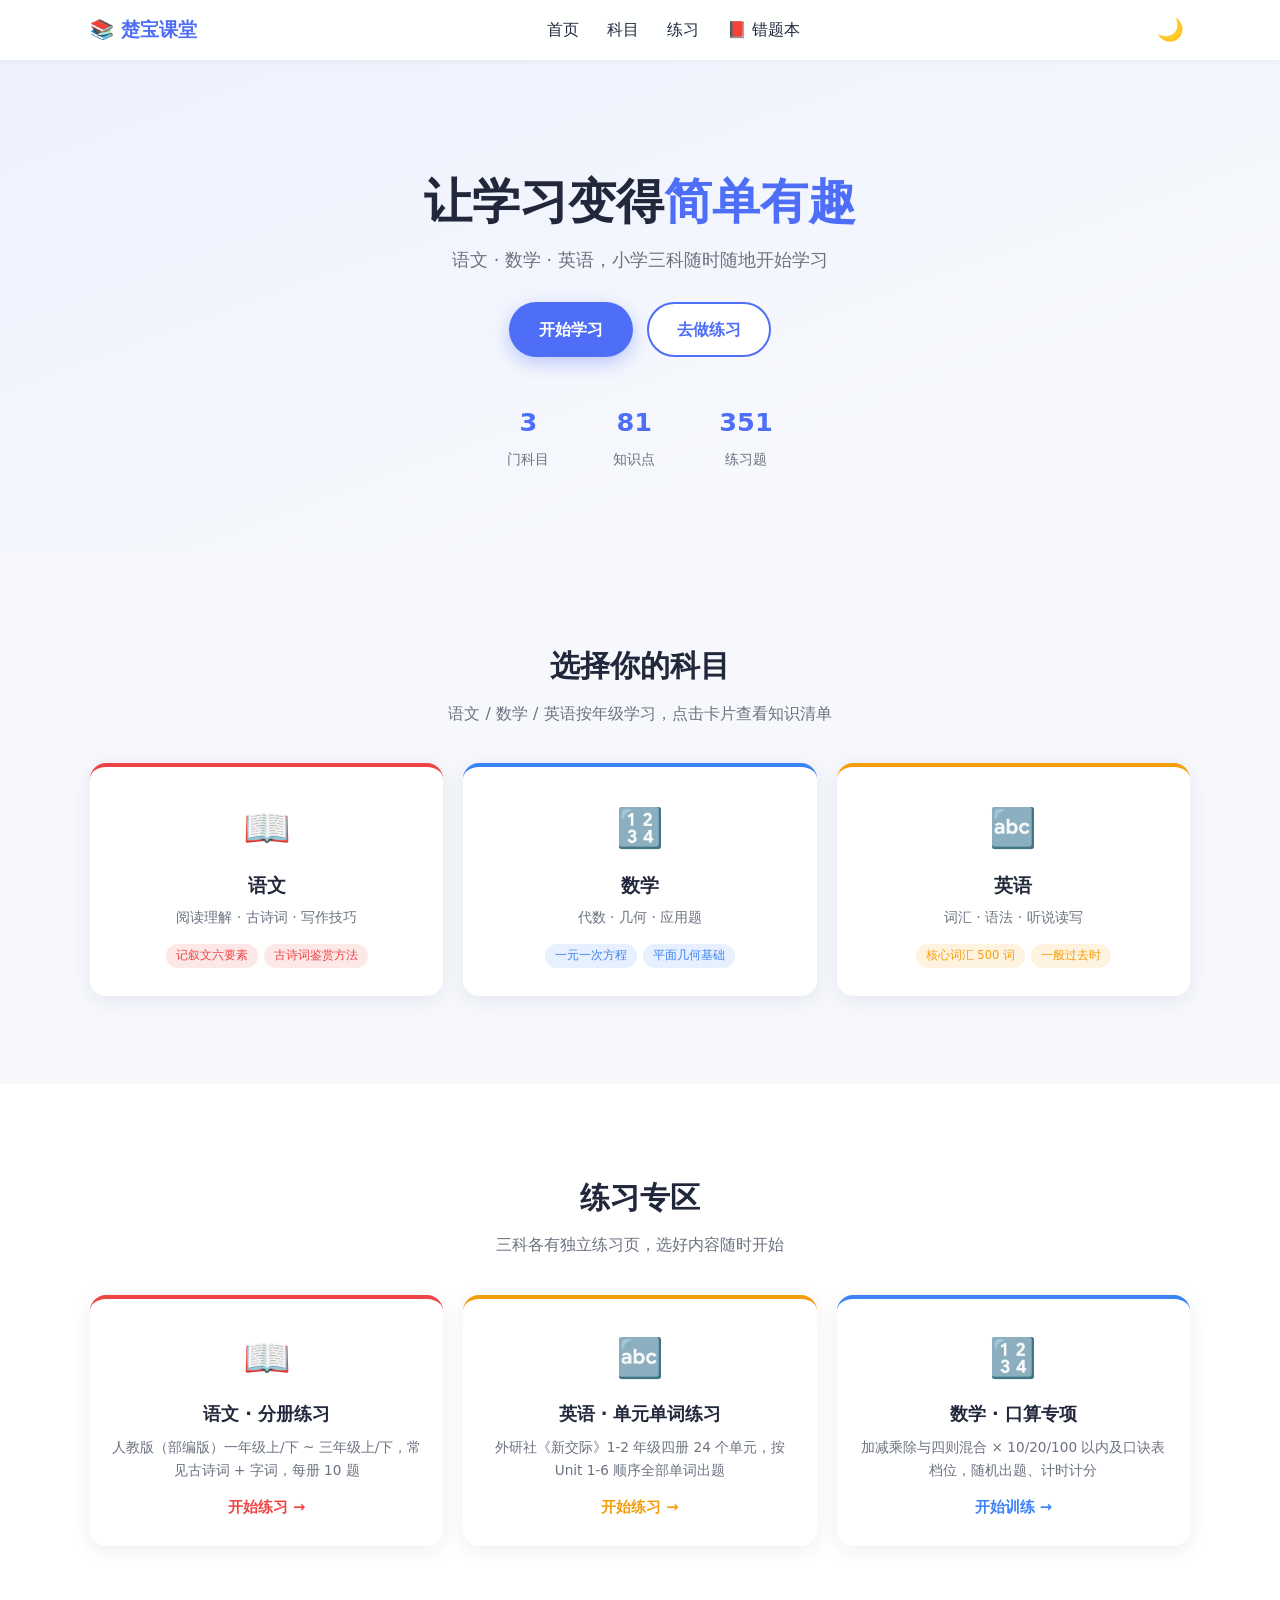
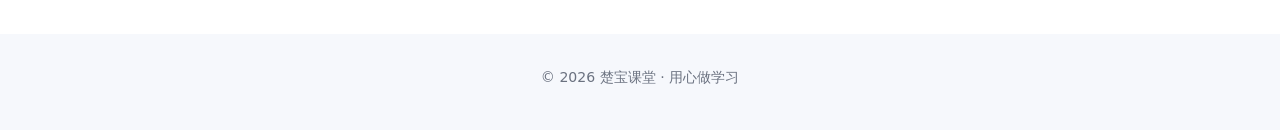
<file: index.html>
<!DOCTYPE html>
<html lang="zh-CN">
<head>
  <meta charset="UTF-8" />
  <meta name="viewport" content="width=device-width, initial-scale=1.0" />
  <meta name="description" content="楚宝课堂 —— 小学语数英在线学习平台，分年级知识清单 + 随堂练习 + 随机口算 + 错题本，随时随地开始学习" />
  <meta name="theme-color" content="#4f6ef7" />
  <link rel="canonical" href="https://dingyushun103-eng.github.io/chubao-classroom/" />
  <meta property="og:title" content="楚宝课堂 · 小学语数英学习平台" />
  <meta property="og:description" content="分年级知识清单、随堂练习、随机口算训练与错题本，随时随地开始学习" />
  <meta property="og:type" content="website" />
  <meta property="og:url" content="https://dingyushun103-eng.github.io/chubao-classroom/" />
  <link rel="icon" href="data:image/svg+xml,%3Csvg xmlns='http://www.w3.org/2000/svg' viewBox='0 0 100 100'%3E%3Ctext y='0.9em' font-size='90'%3E%F0%9F%93%9A%3C/text%3E%3C/svg%3E" />
  <title>楚宝课堂 · 小学语数英在线学习平台</title>
  <link rel="stylesheet" href="css/style.css" />
</head>
<body>
  <!-- 顶部导航 -->
  <header class="header">
    <div class="container header-inner">
      <a class="logo" href="#home">📚 楚宝课堂</a>
      <nav class="nav-desktop">
        <a href="#home">首页</a>
        <a href="#subjects">科目</a>
        <a href="#quiz">练习</a>
        <a href="wrong.html">📕 错题本</a>
      </nav>
      <div class="header-actions">
        <button class="theme-btn" id="themeBtn" aria-label="切换深色模式">🌙</button>
        <button class="menu-btn" id="menuBtn" aria-label="打开菜单">☰</button>
      </div>
    </div>
    <!-- 手机端抽屉菜单 -->
    <nav class="nav-mobile" id="navMobile">
      <a href="#home">🏠 首页</a>
      <a href="#subjects">📖 科目</a>
      <a href="#quiz">✏️ 练习</a>
      <a href="wrong.html">📕 错题本</a>
    </nav>
  </header>

  <main>
    <!-- 首页 Hero -->
    <section class="hero" id="home">
      <div class="container">
        <h1>让学习变得<span class="highlight">简单有趣</span></h1>
        <p class="hero-sub">语文 · 数学 · 英语，小学三科随时随地开始学习</p>
        <div class="hero-actions">
          <a class="btn btn-primary" href="#subjects">开始学习</a>
          <a class="btn btn-outline" href="#quiz">去做练习</a>
        </div>
        <div class="hero-stats">
          <div><strong id="statSubjects" data-count="0">0</strong><span>门科目</span></div>
          <div><strong id="statPoints" data-count="0">0</strong><span>知识点</span></div>
          <div><strong id="statQuestions" data-count="0">0</strong><span>练习题</span></div>
        </div>
      </div>
    </section>

    <!-- 科目卡片 -->
    <section class="section" id="subjects">
      <div class="container">
        <h2 class="section-title reveal">选择你的科目</h2>
        <p class="section-desc reveal">语文 / 数学 / 英语按年级学习，点击卡片查看知识清单</p>
        <div class="grid subjects-grid" id="subjectsGrid"><!-- JS 渲染 --></div>
      </div>
    </section>

    <!-- 练习区：三科独立练习页入口 -->
    <section class="section section-alt" id="quiz">
      <div class="container">
        <h2 class="section-title">练习专区</h2>
        <p class="section-desc">三科各有独立练习页，选好内容随时开始</p>

        <div class="practice-entries">
          <a class="practice-entry" href="practice.html?subject=chinese" style="--accent:#ef4444">
            <div class="icon">📖</div>
            <h3>语文 · 分册练习</h3>
            <p>人教版（部编版）一年级上/下 ~ 三年级上/下，常见古诗词 + 字词，每册 10 题</p>
            <span class="go">开始练习 →</span>
          </a>
          <a class="practice-entry" href="practice.html?subject=english" style="--accent:#f59e0b">
            <div class="icon">🔤</div>
            <h3>英语 · 单元单词练习</h3>
            <p>外研社《新交际》1-2 年级四册 24 个单元，按 Unit 1-6 顺序全部单词出题</p>
            <span class="go">开始练习 →</span>
          </a>
          <a class="practice-entry" href="drill.html" style="--accent:#3b82f6">
            <div class="icon">🔢</div>
            <h3>数学 · 口算专项</h3>
            <p>加减乘除与四则混合 × 10/20/100 以内及口诀表档位，随机出题、计时计分</p>
            <span class="go">开始训练 →</span>
          </a>
        </div>
      </div>
    </section>


  </main>

  <!-- 底部 -->
  <footer class="footer">
    <div class="container">
      <p>© 2026 楚宝课堂 · 用心做学习</p>
    </div>
  </footer>

  <!-- 返回顶部 -->
  <button class="back-top" id="backTop" aria-label="返回顶部">↑</button>

  <!-- 手机端底部导航 -->
  <nav class="tabbar">
    <a href="#home" class="active"><span>🏠</span>首页</a>
    <a href="#subjects"><span>📖</span>科目</a>
    <a href="#quiz"><span>✏️</span>练习</a>
    <a href="wrong.html"><span>📕</span>错题本</a>
  </nav>

  <script src="js/data.js"></script>
  <script src="js/main.js"></script>
</body>
</html>
</file>
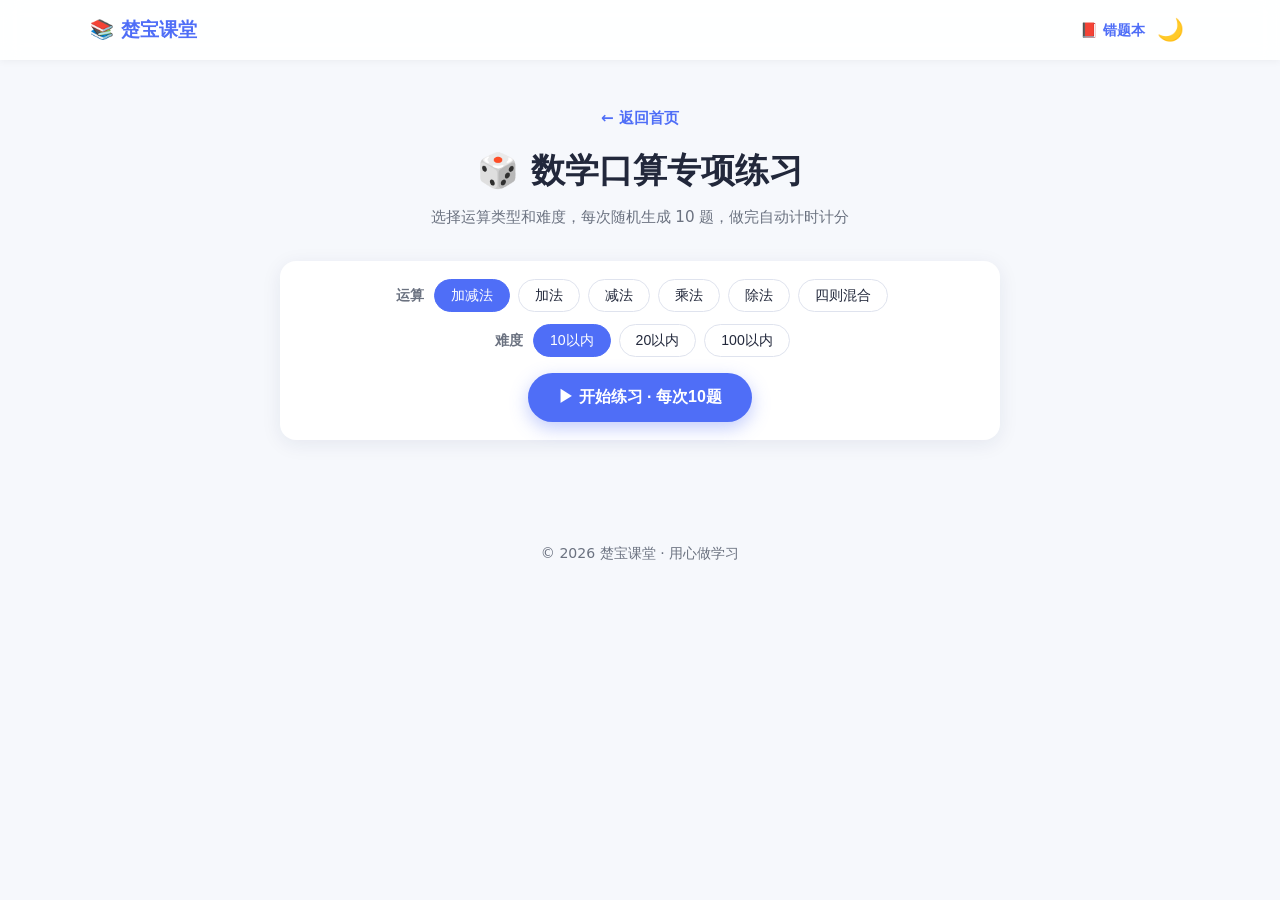
<file: drill.html>
<!DOCTYPE html>
<html lang="zh-CN">
<head>
  <meta charset="UTF-8" />
  <meta name="viewport" content="width=device-width, initial-scale=1.0" />
  <meta name="description" content="楚宝课堂 · 数学口算专项练习，随机生成题库，支持加减乘除与难度档位" />
  <meta name="theme-color" content="#4f6ef7" />
  <link rel="icon" href="data:image/svg+xml,%3Csvg xmlns='http://www.w3.org/2000/svg' viewBox='0 0 100 100'%3E%3Ctext y='0.9em' font-size='90'%3E%F0%9F%93%9A%3C/text%3E%3C/svg%3E" />
  <title>数学口算专项练习 · 楚宝课堂</title>
  <link rel="stylesheet" href="css/style.css" />
  <style>
    .drill-hero { text-align: center; padding: 44px 0 8px; }
    .drill-hero h1 { font-size: clamp(1.5rem, 4.5vw, 2.1rem); }
    .drill-hero p { color: var(--text-light); margin-top: 6px; font-size: .95rem; }
    .back-link {
      display: inline-flex;
      align-items: center;
      gap: 6px;
      font-size: .95rem;
      color: var(--primary);
      font-weight: 600;
      margin-bottom: 10px;
    }
    .drill-main { margin-bottom: 70px; }
    .drill-panel { margin: 22px 0; }
    .drill-panel #startBtn { margin-top: 4px; }
  </style>
</head>
<body>
  <header class="header">
    <div class="container header-inner">
      <a class="logo" href="index.html">📚 楚宝课堂</a>
      <div class="header-actions">
        <a href="wrong.html" style="font-size:.9rem;color:var(--primary);font-weight:600">📕 错题本</a>
        <button class="theme-btn" id="themeBtn" aria-label="切换深色模式">🌙</button>
      </div>
    </div>
  </header>

  <main class="container narrow drill-main">
    <section class="drill-hero">
      <a class="back-link" href="index.html">← 返回首页</a>
      <h1>🎲 数学口算专项练习</h1>
      <p>选择运算类型和难度，每次随机生成 10 题，做完自动计时计分</p>
    </section>

    <div class="drill-panel" id="drillPanel">
      <div class="drill-row">
        <span class="drill-label">运算</span>
        <div id="drillOps">
          <button class="drill-chip active" data-op="addsub">加减法</button>
          <button class="drill-chip" data-op="add">加法</button>
          <button class="drill-chip" data-op="sub">减法</button>
          <button class="drill-chip" data-op="mul">乘法</button>
          <button class="drill-chip" data-op="div">除法</button>
          <button class="drill-chip" data-op="mixed">四则混合</button>
        </div>
      </div>
      <div class="drill-row">
        <span class="drill-label">难度</span>
        <div id="drillLevels">
          <button class="drill-chip active" data-level="easy">10以内</button>
          <button class="drill-chip" data-level="medium">20以内</button>
          <button class="drill-chip" data-level="hard">100以内</button>
        </div>
      </div>
      <button class="btn btn-primary" id="startBtn">▶ 开始练习 · 每次10题</button>
    </div>

    <div class="quiz-card" id="quizCard" hidden>
      <div class="quiz-progress"><div id="quizProgressBar"></div></div>
      <p class="quiz-counter" id="quizCounter"></p>
      <h3 class="quiz-question" id="quizQuestion"></h3>
      <div class="quiz-options" id="quizOptions"></div>
      <p class="quiz-feedback" id="quizFeedback"></p>
      <button class="btn btn-primary quiz-next" id="quizNext" hidden>下一题 →</button>
    </div>
  </main>

  <footer class="footer no-tabbar">
    <div class="container">
      <p>© 2026 楚宝课堂 · 用心做学习</p>
    </div>
  </footer>

  <script src="js/data.js"></script>
  <script src="js/drill.js"></script>
</body>
</html>
</file>
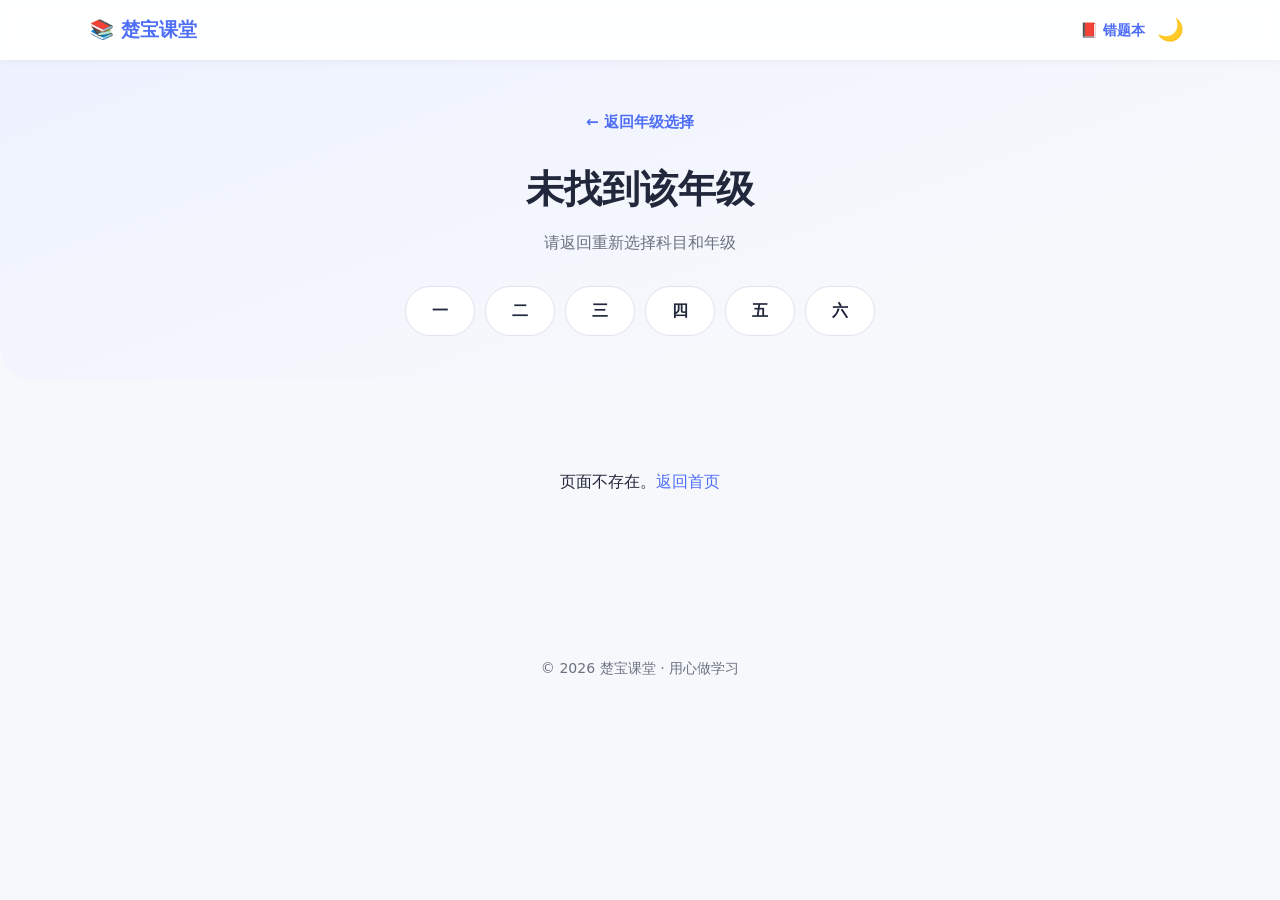
<file: grade.html>
<!DOCTYPE html>
<html lang="zh-CN">
<head>
  <meta charset="UTF-8" />
  <meta name="viewport" content="width=device-width, initial-scale=1.0" />
  <meta name="description" content="楚宝课堂 · 分年级知识清单详情页，知识模块平铺展示" />
  <meta name="theme-color" content="#4f6ef7" />
  <link rel="icon" href="data:image/svg+xml,%3Csvg xmlns='http://www.w3.org/2000/svg' viewBox='0 0 100 100'%3E%3Ctext y='0.9em' font-size='90'%3E%F0%9F%93%9A%3C/text%3E%3C/svg%3E" />
  <title>年级知识清单 · 楚宝课堂</title>
  <link rel="stylesheet" href="css/style.css" />
  <style>
    .grade-hero {
      padding: 48px 0 36px;
      text-align: center;
      background: linear-gradient(160deg, #eef2ff 0%, var(--bg) 70%);
      border-bottom-left-radius: 32px;
      border-bottom-right-radius: 32px;
    }
    body.dark .grade-hero { background: linear-gradient(160deg, #171c30 0%, var(--bg) 70%); }
    .grade-hero .icon { font-size: 3rem; }
    .grade-hero h1 { font-size: clamp(1.6rem, 5vw, 2.4rem); margin-top: 6px; }
    .grade-hero p { color: var(--text-light); margin-top: 8px; }
    .back-link {
      display: inline-flex;
      align-items: center;
      gap: 6px;
      font-size: .95rem;
      color: var(--primary);
      font-weight: 600;
      margin-bottom: 14px;
    }

    .grade-tabs { display: flex; gap: 10px; justify-content: center; flex-wrap: wrap; margin: 30px 0 8px; }
    .grade-tab {
      padding: 10px 26px;
      border-radius: 999px;
      border: 1.5px solid #dfe3ee;
      background: var(--card);
      color: var(--text);
      font-size: 1rem;
      font-weight: 600;
      transition: all .2s;
    }
    .grade-tab.active { background: var(--accent, var(--primary)); border-color: var(--accent, var(--primary)); color: #fff; }
    .grade-tab:not(.active):hover { border-color: var(--accent, var(--primary)); color: var(--accent, var(--primary)); }
    body.dark .grade-tab { border-color: #333b55; }

    .kp-list { display: grid; gap: 20px; margin: 28px 0 70px; }
    .kp-card {
      background: var(--card);
      border-radius: var(--radius);
      box-shadow: var(--shadow);
      padding: 24px 22px;
      border-top: 4px solid var(--accent, var(--primary));
    }
    .kp-card h3 { font-size: 1.12rem; margin-bottom: 8px; }
    .kp-detail { color: var(--text-light); font-size: .92rem; line-height: 1.8; }
  </style>
</head>
<body>
  <header class="header">
    <div class="container header-inner">
      <a class="logo" href="index.html">📚 楚宝课堂</a>
      <div class="header-actions">
        <a style="font-size:.9rem;color:var(--primary);font-weight:600" href="wrong.html">📕 错题本</a>
        <button class="theme-btn" id="themeBtn" aria-label="切换深色模式">🌙</button>
      </div>
    </div>
  </header>

  <main>
    <section class="grade-hero">
      <div class="container">
        <a class="back-link" id="backLink" href="index.html">← 返回年级选择</a>
        <div class="icon" id="gIcon"></div>
        <h1 id="gTitle"></h1>
        <p id="gDesc"></p>

        <div class="grade-tabs" id="gradeTabs"></div>
      </div>
    </section>

    <div class="container">
      <div class="kp-list" id="kpList"><!-- JS 渲染 --></div>
    </div>
  </main>

  <footer class="footer no-tabbar">
    <div class="container">
      <p>© 2026 楚宝课堂 · 用心做学习</p>
    </div>
  </footer>

  <script src="js/data.js"></script>
  <script src="js/grade.js"></script>
</body>
</html>
</file>
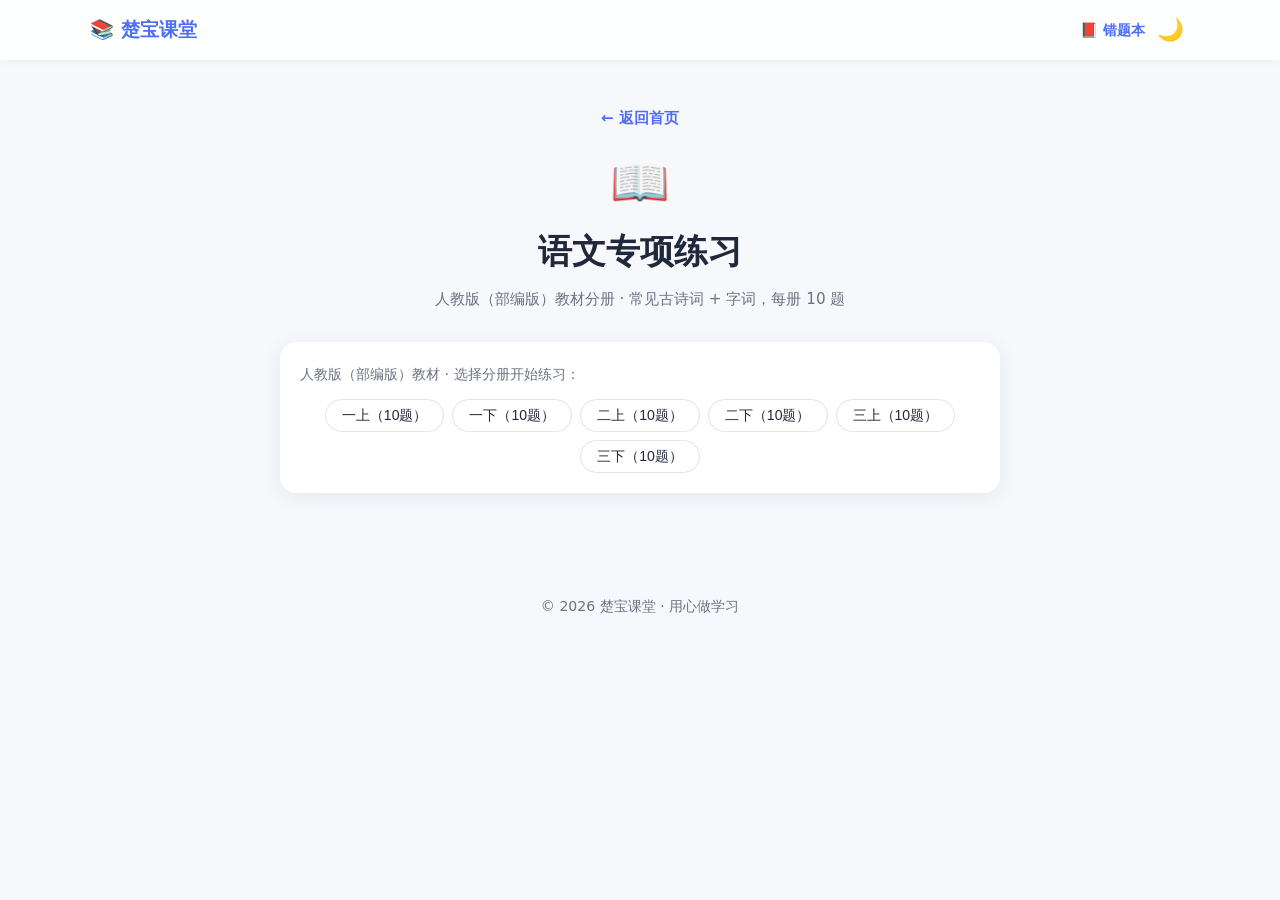
<file: practice.html>
<!DOCTYPE html>
<html lang="zh-CN">
<head>
  <meta charset="UTF-8" />
  <meta name="viewport" content="width=device-width, initial-scale=1.0" />
  <meta name="description" content="楚宝课堂 · 语文人教版分册练习与英语外研版单元单词练习" />
  <meta name="theme-color" content="#4f6ef7" />
  <link rel="icon" href="data:image/svg+xml,%3Csvg xmlns='http://www.w3.org/2000/svg' viewBox='0 0 100 100'%3E%3Ctext y='0.9em' font-size='90'%3E%F0%9F%93%9A%3C/text%3E%3C/svg%3E" />
  <title>专项练习 · 楚宝课堂</title>
  <link rel="stylesheet" href="css/style.css" />
  <style>
    .p-hero { text-align: center; padding: 44px 0 8px; }
    .p-hero h1 { font-size: clamp(1.5rem, 4.5vw, 2.1rem); }
    .p-hero p { color: var(--text-light); margin-top: 6px; font-size: .95rem; }
    .back-link {
      display: inline-flex;
      align-items: center;
      gap: 6px;
      font-size: .95rem;
      color: var(--primary);
      font-weight: 600;
      margin-bottom: 10px;
    }
    .p-main { margin-bottom: 70px; }
    .sel-card {
      background: var(--card);
      border-radius: var(--radius);
      box-shadow: var(--shadow);
      padding: 20px;
      margin: 22px 0;
    }
    .sel-hint { font-size: .9rem; color: var(--text-light); margin-bottom: 12px; }
    .chips { display: flex; flex-wrap: wrap; gap: 8px; justify-content: center; margin-bottom: 10px; }
    .chips:last-child { margin-bottom: 0; }
  </style>
</head>
<body>
  <header class="header">
    <div class="container header-inner">
      <a class="logo" href="index.html">📚 楚宝课堂</a>
      <div class="header-actions">
        <a href="wrong.html" style="font-size:.9rem;color:var(--primary);font-weight:600">📕 错题本</a>
        <button class="theme-btn" id="themeBtn" aria-label="切换深色模式">🌙</button>
      </div>
    </div>
  </header>

  <main class="container narrow p-main">
    <section class="p-hero">
      <a class="back-link" href="index.html">← 返回首页</a>
      <div class="icon" id="pIcon" style="font-size:3rem"></div>
      <h1 id="pTitle"></h1>
      <p id="pDesc"></p>
    </section>

    <!-- 选择区：语文分册 / 英语 年级→册→单元 -->
    <div class="sel-card" id="pSelect"></div>

    <!-- 答题卡 -->
    <div class="quiz-card" id="pCard" hidden>
      <div class="quiz-progress"><div id="pProgressBar"></div></div>
      <p class="quiz-counter" id="pCounter"></p>
      <h3 class="quiz-question" id="pQuestion"></h3>
      <div class="quiz-options" id="pOptions"></div>
      <p class="quiz-feedback" id="pFeedback"></p>
      <button class="btn btn-primary quiz-next" id="pNext" hidden>下一题 →</button>
    </div>
  </main>

  <footer class="footer no-tabbar">
    <div class="container">
      <p>© 2026 楚宝课堂 · 用心做学习</p>
    </div>
  </footer>

  <script src="js/data.js"></script>
  <script src="js/practice.js"></script>
</body>
</html>
</file>
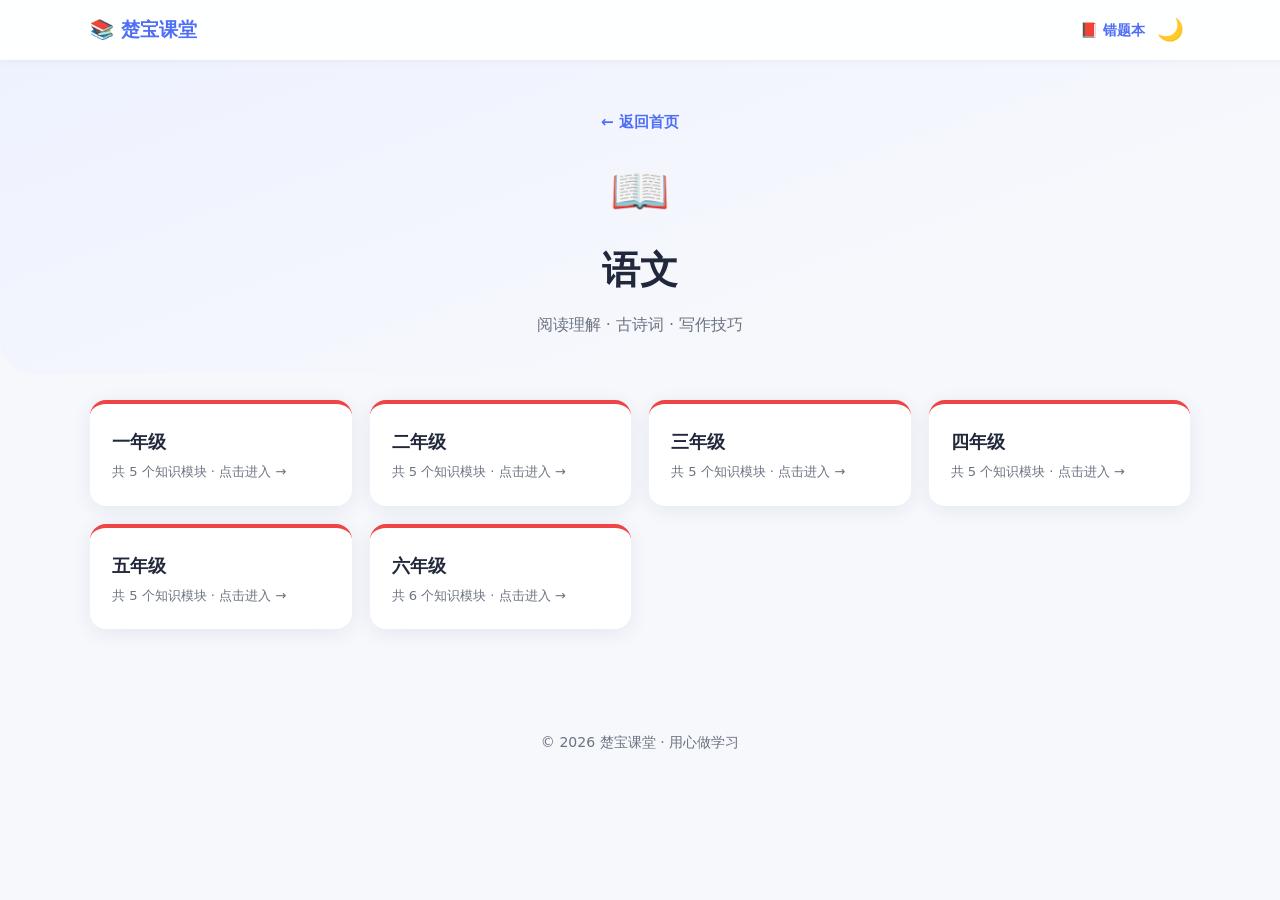
<file: subject.html>
<!DOCTYPE html>
<html lang="zh-CN">
<head>
  <meta charset="UTF-8" />
  <meta name="viewport" content="width=device-width, initial-scale=1.0" />
  <meta name="description" content="楚宝课堂 · 小学语数英分年级知识清单，每科 1-6 年级重点知识模块 + 详细讲解" />
  <meta name="theme-color" content="#4f6ef7" />
  <link rel="icon" href="data:image/svg+xml,%3Csvg xmlns='http://www.w3.org/2000/svg' viewBox='0 0 100 100'%3E%3Ctext y='0.9em' font-size='90'%3E%F0%9F%93%9A%3C/text%3E%3C/svg%3E" />
  <title>科目知识清单 · 楚宝课堂</title>
  <link rel="stylesheet" href="css/style.css" />
  <style>
    .subject-hero {
      padding: 48px 0 36px;
      text-align: center;
      background: linear-gradient(160deg, #eef2ff 0%, var(--bg) 70%);
      border-bottom-left-radius: 32px;
      border-bottom-right-radius: 32px;
    }
    body.dark .subject-hero { background: linear-gradient(160deg, #171c30 0%, var(--bg) 70%); }
    .subject-hero .icon { font-size: 3rem; }
    .subject-hero h1 { font-size: clamp(1.6rem, 5vw, 2.4rem); margin-top: 6px; }
    .subject-hero p { color: var(--text-light); margin-top: 8px; }
    .back-link {
      display: inline-flex;
      align-items: center;
      gap: 6px;
      font-size: .95rem;
      color: var(--primary);
      font-weight: 600;
      margin-bottom: 14px;
    }

    .stage-tabs { display: flex; gap: 10px; justify-content: center; flex-wrap: wrap; margin: 30px 0 8px; }
    .stage-tab {
      padding: 10px 30px;
      border-radius: 999px;
      border: 1.5px solid #dfe3ee;
      background: var(--card);
      color: var(--text);
      cursor: pointer;
      font-size: 1.05rem;
      font-weight: 600;
      transition: all .2s;
    }
    .stage-tab.active { background: var(--accent, var(--primary)); border-color: var(--accent, var(--primary)); color: #fff; }

    .grade-grid {
      display: grid;
      gap: 18px;
      grid-template-columns: repeat(auto-fit, minmax(240px, 1fr));
      margin: 26px 0 70px;
    }
    .grade-card {
      background: var(--card);
      border-radius: var(--radius);
      box-shadow: var(--shadow);
      padding: 22px;
      cursor: pointer;
      transition: transform .2s, box-shadow .2s;
      border-top: 4px solid var(--accent, var(--primary));
    }
    .grade-card:hover { transform: translateY(-4px); box-shadow: 0 12px 28px rgba(30, 41, 90, .14); }
    .grade-card h3 { font-size: 1.15rem; }
    .grade-card .count { font-size: .82rem; color: var(--text-light); margin-top: 4px; }
  </style>
</head>
<body>
  <header class="header">
    <div class="container header-inner">
      <a class="logo" href="index.html">📚 楚宝课堂</a>
      <div class="header-actions">
        <a style="font-size:.9rem;color:var(--primary);font-weight:600" href="wrong.html">📕 错题本</a>
        <button class="theme-btn" id="themeBtn" aria-label="切换深色模式">🌙</button>
      </div>
    </div>
  </header>

  <main>
    <section class="subject-hero">
      <div class="container">
        <a class="back-link" href="index.html">← 返回首页</a>
        <div class="icon" id="subIcon"></div>
        <h1 id="subName"></h1>
        <p id="subDesc"></p>

        <div class="stage-tabs" id="stageTabs"></div>
      </div>
    </section>

    <div class="container">
      <div class="grade-grid" id="gradeGrid"><!-- JS 渲染 --></div>
    </div>
  </main>

  <footer class="footer no-tabbar">
    <div class="container">
      <p>© 2026 楚宝课堂 · 用心做学习</p>
    </div>
  </footer>

  <script src="js/data.js"></script>
  <script src="js/subject.js"></script>
</body>
</html>
</file>
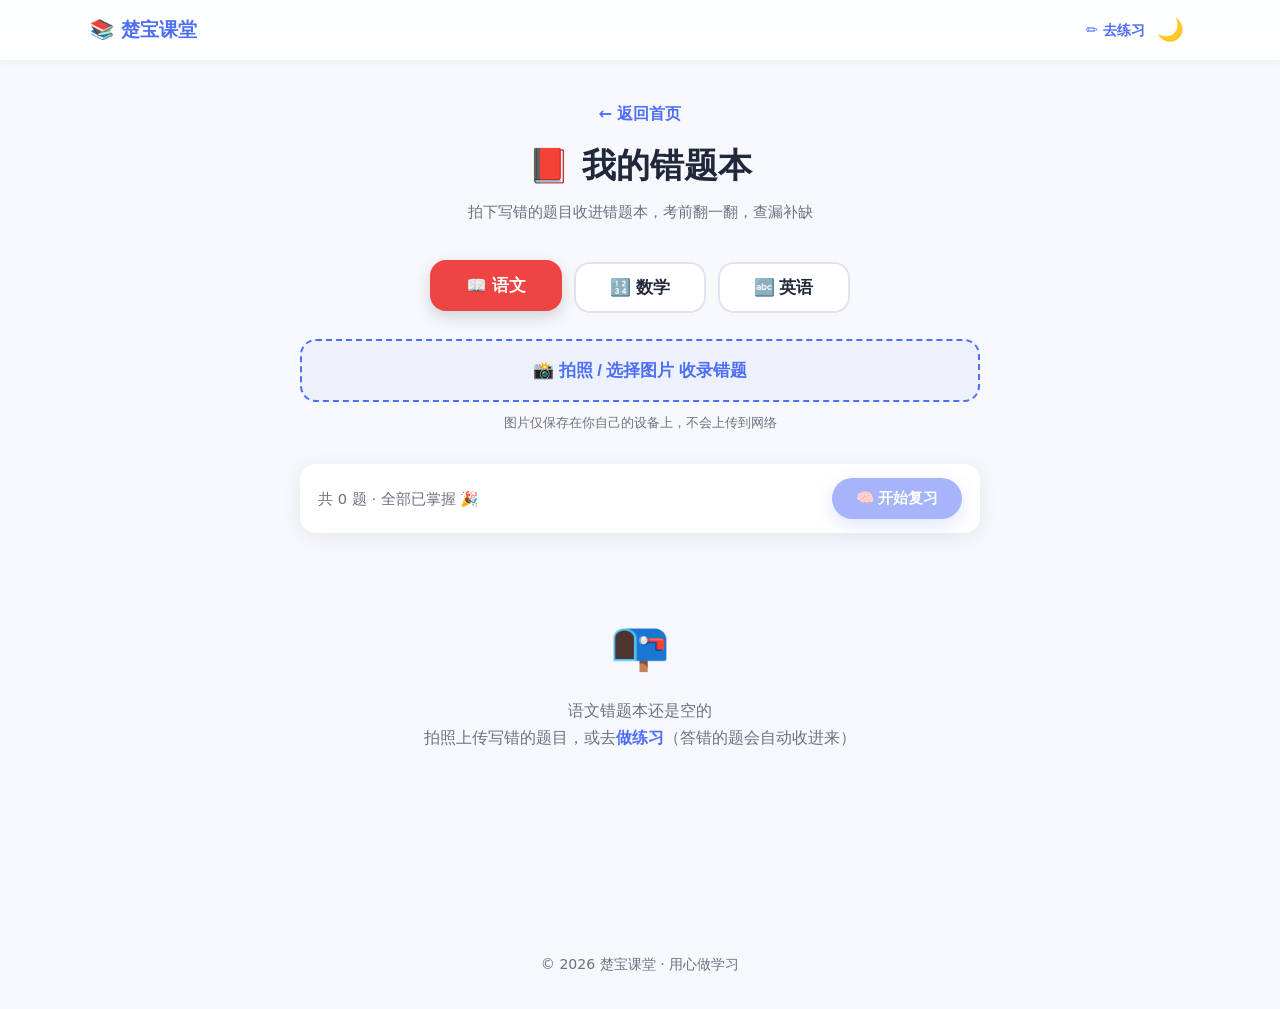
<file: wrong.html>
<!DOCTYPE html>
<html lang="zh-CN">
<head>
  <meta charset="UTF-8" />
  <meta name="viewport" content="width=device-width, initial-scale=1.0" />
  <meta name="description" content="楚宝课堂 · 错题本，拍照收录错题，随时复习" />
  <meta name="theme-color" content="#4f6ef7" />
  <link rel="icon" href="data:image/svg+xml,%3Csvg xmlns='http://www.w3.org/2000/svg' viewBox='0 0 100 100'%3E%3Ctext y='0.9em' font-size='90'%3E%F0%9F%93%9A%3C/text%3E%3C/svg%3E" />
  <title>错题本 · 楚宝课堂</title>
  <link rel="stylesheet" href="css/style.css" />
  <style>
    .nb-hero { padding: 40px 0 10px; text-align: center; }
    .nb-hero h1 { font-size: clamp(1.5rem, 4.5vw, 2.1rem); }
    .nb-hero p { color: var(--text-light); margin-top: 6px; font-size: .95rem; }

    .nb-subjects { display: flex; gap: 12px; justify-content: center; margin: 26px 0; flex-wrap: wrap; }
    .nb-tab {
      padding: 12px 34px;
      border-radius: 16px;
      border: 2px solid #dfe3ee;
      background: var(--card);
      color: var(--text);
      cursor: pointer;
      font-size: 1.05rem;
      font-weight: 600;
      transition: all .2s;
    }
    .nb-tab.active { color: #fff; transform: translateY(-2px); box-shadow: 0 6px 16px rgba(0,0,0,.15); }

    .upload-zone {
      width: min(680px, 100%);
      margin: 0 auto 30px;
    }
    .upload-btn {
      width: 100%;
      padding: 18px;
      border: 2px dashed var(--primary);
      border-radius: var(--radius);
      background: color-mix(in srgb, var(--primary) 5%, transparent);
      color: var(--primary);
      font-size: 1.05rem;
      font-weight: 600;
      cursor: pointer;
      transition: background .2s;
    }
    .upload-btn:hover { background: color-mix(in srgb, var(--primary) 12%, transparent); }
    .upload-tip { text-align: center; color: var(--text-light); font-size: .82rem; margin-top: 10px; }

    .note-list {
      width: min(680px, 100%);
      margin: 0 auto 80px;
      display: grid;
      gap: 18px;
    }
    .note-card {
      background: var(--card);
      border-radius: var(--radius);
      box-shadow: var(--shadow);
      overflow: hidden;
      position: relative;
    }
    .note-card img { display: block; width: 100%; max-height: 420px; object-fit: contain; background: #0001; }
    .note-body { padding: 14px 16px; }
    .note-meta { display: flex; justify-content: space-between; align-items: center; font-size: .8rem; color: var(--text-light); }
    .badge {
      display: inline-block;
      padding: 2px 10px;
      border-radius: 99px;
      font-weight: 600;
      color: #fff;
      font-size: .72rem;
    }
    .del-btn {
      border: none; background: none; cursor: pointer;
      color: #dc2626; font-size: .85rem; padding: 4px 8px; border-radius: 8px;
    }
    .del-btn:hover { background: #fef2f2; }
    body.dark .del-btn:hover { background: #3a2020; }
    .note-text { font-size: .98rem; line-height: 1.7; margin-bottom: 8px; }
    .answer-line { color: #16a34a; font-weight: 600; font-size: .9rem; }

    .empty-state { text-align: center; color: var(--text-light); padding: 50px 0 90px; }
    .empty-state .big { font-size: 3rem; display: block; margin-bottom: 10px; }

    /* 科目主题色 */
    .nb-chinese.active { background: #ef4444; border-color: #ef4444; }
    .nb-math.active { background: #3b82f6; border-color: #3b82f6; }
    .nb-english.active { background: #f59e0b; border-color: #f59e0b; }

    /* ---------- 复习模式 ---------- */
    .review-bar {
      width: min(680px, 100%);
      margin: 0 auto 22px;
      display: flex;
      align-items: center;
      justify-content: space-between;
      gap: 12px;
      background: var(--card);
      border-radius: var(--radius);
      box-shadow: var(--shadow);
      padding: 14px 18px;
      font-size: .92rem;
      color: var(--text-light);
    }
    .review-bar .btn { padding: 9px 22px; font-size: .92rem; }
    .review-bar .btn:disabled { opacity: .5; cursor: default; transform: none; }

    .review-card {
      width: min(680px, 100%);
      margin: 0 auto 80px;
      background: var(--card);
      border-radius: var(--radius);
      box-shadow: var(--shadow);
      padding: 26px 22px;
    }
    .review-head { display: flex; justify-content: space-between; align-items: center; margin-bottom: 18px; }
    .review-progress { font-size: .85rem; color: var(--text-light); }
    .review-exit {
      border: none; background: none; cursor: pointer;
      color: var(--text-light); font-size: .85rem; padding: 6px 10px; border-radius: 8px;
    }
    .review-exit:hover { background: color-mix(in srgb, var(--text-light) 14%, transparent); }
    .review-body { min-height: 120px; }
    .review-img { display: block; width: 100%; max-height: 420px; object-fit: contain; border-radius: 12px; background: #0001; }
    .review-tip { color: var(--text-light); font-size: .9rem; margin-top: 12px; text-align: center; }
    .review-done { text-align: center; padding: 30px 0; color: var(--text); font-weight: 600; }
    .review-done .big { font-size: 2.6rem; display: block; margin-bottom: 8px; }
    .review-reveal { margin-top: 6px; }
    .review-actions { display: flex; gap: 12px; margin-top: 18px; }
    .review-actions .btn { flex: 1; }

    /* ---------- 错题卡操作行 & 已掌握 ---------- */
    .note-actions { display: flex; justify-content: flex-end; gap: 6px; padding: 0 12px 12px; }
    .restore-btn {
      border: none; background: none; cursor: pointer;
      color: var(--primary); font-size: .85rem; padding: 4px 8px; border-radius: 8px;
    }
    .restore-btn:hover { background: color-mix(in srgb, var(--primary) 12%, transparent); }
    .note-card.mastered { opacity: .62; }
    .note-card.mastered img { filter: grayscale(.4); }
  </style>
</head>
<body>
  <header class="header">
    <div class="container header-inner">
      <a class="logo" href="index.html">📚 楚宝课堂</a>
      <div class="header-actions">
        <a href="index.html#quiz" style="font-size:.9rem;color:var(--primary);font-weight:600">✏️ 去练习</a>
        <button class="theme-btn" id="themeBtn" aria-label="切换深色模式">🌙</button>
      </div>
    </div>
  </header>

  <main>
    <section class="nb-hero container">
      <a class="back-link" href="index.html" style="display:inline-flex;align-items:center;gap:6px;color:var(--primary);font-weight:600;margin-bottom:10px">← 返回首页</a>
      <h1>📕 我的错题本</h1>
      <p>拍下写错的题目收进错题本，考前翻一翻，查漏补缺</p>
    </section>

    <div class="container">
      <!-- 科目切换 -->
      <div class="nb-subjects" id="nbTabs">
        <button class="nb-tab nb-chinese active" data-subject="chinese">📖 语文</button>
        <button class="nb-tab nb-math" data-subject="math">🔢 数学</button>
        <button class="nb-tab nb-english" data-subject="english">🔤 英语</button>
      </div>

      <!-- 上传区 -->
      <div class="upload-zone">
        <button class="upload-btn" id="uploadBtn">📸 拍照 / 选择图片 收录错题</button>
        <input type="file" id="fileInput" accept="image/*" capture="environment" hidden />
        <p class="upload-tip">图片仅保存在你自己的设备上，不会上传到网络</p>
      </div>

      <!-- 复习入口栏 -->
      <div class="review-bar" id="reviewBar" hidden>
        <span id="reviewCount"></span>
        <button class="btn btn-primary" id="reviewBtn">🧠 开始复习</button>
      </div>

      <!-- 复习模式卡片 -->
      <div class="review-card" id="reviewCard" hidden>
        <div class="review-head">
          <span class="review-progress" id="reviewProgress"></span>
          <button class="review-exit" id="reviewExit">✕ 退出复习</button>
        </div>
        <div class="review-body" id="reviewBody"></div>
        <p class="quiz-feedback" id="reviewFeedback"></p>
        <div class="review-actions">
          <button class="btn btn-outline" id="reviewMaster">✅ 标记已掌握</button>
          <button class="btn btn-primary" id="reviewNext">下一题 →</button>
        </div>
      </div>

      <!-- 错题列表 -->
      <div class="note-list" id="noteList"></div>
    </div>
  </main>

  <footer class="footer no-tabbar">
    <div class="container">
      <p>© 2026 楚宝课堂 · 用心做学习</p>
    </div>
  </footer>

  <script src="js/data.js"></script>
  <script src="js/wrong.js"></script>
</body>
</html>
</file>
<file: css/style.css>
/* ============ 基础与变量 ============ */
:root {
  --primary: #4f6ef7;
  --primary-dark: #3b55d9;
  --bg: #f6f8fc;
  --card: #ffffff;
  --text: #22283b;
  --text-light: #6b7280;
  --radius: 16px;
  --shadow: 0 4px 20px rgba(30, 41, 90, .08);
  --tabbar-h: 60px;
}

* { margin: 0; padding: 0; box-sizing: border-box; }

/* ============ 深色模式 ============ */
body.dark {
  --bg: #10131c;
  --card: #1a1f2e;
  --text: #e6e9f2;
  --text-light: #9aa1b5;
  --shadow: 0 4px 20px rgba(0, 0, 0, .45);
}
body.dark .header { background: rgba(16, 19, 28, .88); box-shadow: 0 1px 8px rgba(0, 0, 0, .3); }
body.dark .hero { background: linear-gradient(160deg, #171c30 0%, #10131c 70%); }
body.dark .section-alt { background: #141826; }
body.dark .nav-mobile { background: #1a1f2e; }
body.dark .nav-mobile a { border-color: #262c40; }
body.dark .quiz-tab { background: var(--card); border-color: #333b55; color: var(--text); }
body.dark .quiz-option { background: #20263a; border-color: #333b55; color: var(--text); }
body.dark .quiz-option:hover:not(:disabled) { background: #263052; }
body.dark code { background: #263052; }

/* 主题切换按钮 */
.theme-btn {
  border: none;
  background: none;
  font-size: 1.35rem;
  cursor: pointer;
  padding: 4px 6px;
  border-radius: 10px;
  transition: background .2s;
}
.theme-btn:hover { background: rgba(79, 110, 247, .12); }

html { scroll-behavior: smooth; }

body {
  font-family: "PingFang SC", "Microsoft YaHei", system-ui, sans-serif;
  background: var(--bg);
  color: var(--text);
  line-height: 1.7;
}

img { max-width: 100%; }
a { color: inherit; text-decoration: none; }

.container {
  width: min(1100px, 92%);
  margin-inline: auto;
}
.container.narrow { width: min(720px, 92%); }

/* ============ 头部导航 ============ */
.header {
  position: sticky;
  top: 0;
  z-index: 100;
  background: rgba(255, 255, 255, .9);
  backdrop-filter: blur(10px);
  box-shadow: 0 1px 8px rgba(0, 0, 0, .05);
}
.header-inner {
  display: flex;
  align-items: center;
  justify-content: space-between;
  height: 60px;
}
.logo { font-size: 1.2rem; font-weight: 700; color: var(--primary); }

.nav-desktop { display: none; gap: 28px; }
.nav-desktop a { font-weight: 500; transition: color .2s; }
.nav-desktop a:hover { color: var(--primary); }

.header-actions { display: flex; align-items: center; gap: 6px; }

.menu-btn {
  display: block;
  border: none;
  background: none;
  font-size: 1.6rem;
  cursor: pointer;
  color: var(--text);
}

.nav-mobile {
  display: grid;
  overflow: hidden;
  max-height: 0;
  background: #fff;
  transition: max-height .3s ease;
}
.nav-mobile.open { max-height: 240px; border-top: 1px solid #eee; }
.nav-mobile a { padding: 13px 24px; border-bottom: 1px solid #f2f2f2; }

/* ============ Hero ============ */
.hero {
  padding: 72px 0 56px;
  text-align: center;
  background: linear-gradient(160deg, #eef2ff 0%, #f6f8fc 70%);
}
.hero h1 { font-size: clamp(1.8rem, 5vw, 3rem); line-height: 1.3; }
.highlight { color: var(--primary); }
.hero-sub { color: var(--text-light); margin: 14px 0 26px; font-size: clamp(.95rem, 2.5vw, 1.1rem); }
.hero-actions { display: flex; gap: 14px; justify-content: center; flex-wrap: wrap; }

.hero-stats {
  display: flex;
  justify-content: center;
  gap: clamp(24px, 8vw, 64px);
  margin-top: 44px;
}
.hero-stats strong { display: block; font-size: 1.6rem; color: var(--primary); }
.hero-stats span { font-size: .85rem; color: var(--text-light); }

/* ============ 按钮 ============ */
.btn {
  display: inline-block;
  padding: 12px 28px;
  border-radius: 999px;
  font-weight: 600;
  border: 2px solid transparent;
  cursor: pointer;
  transition: transform .15s, box-shadow .15s, background .2s;
  font-size: 1rem;
}
.btn:hover { transform: translateY(-2px); }
.btn-primary { background: var(--primary); color: #fff; box-shadow: 0 6px 18px rgba(79, 110, 247, .35); }
.btn-primary:hover { background: var(--primary-dark); }
.btn-outline { border-color: var(--primary); color: var(--primary); background: #fff; }

/* ============ 区块通用 ============ */
.section { padding: 64px 0; }
.section-alt { background: #fff; }
.section-title { text-align: center; font-size: clamp(1.4rem, 4vw, 1.9rem); }
.section-desc { text-align: center; color: var(--text-light); margin: 8px 0 36px; }

/* ============ 科目卡片 ============ */
.grid { display: grid; gap: 20px; }
.subjects-grid { grid-template-columns: repeat(auto-fit, minmax(190px, 1fr)); }

.subject-card {
  background: var(--card);
  border-radius: var(--radius);
  box-shadow: var(--shadow);
  padding: 28px 20px;
  text-align: center;
  cursor: pointer;
  transition: transform .2s, box-shadow .2s;
  border-top: 4px solid var(--accent, var(--primary));
}
.subject-card:hover { transform: translateY(-6px); box-shadow: 0 12px 28px rgba(30, 41, 90, .14); }
.subject-card .icon { font-size: 2.4rem; }
.subject-card h3 { margin: 10px 0 4px; }
.subject-card p { color: var(--text-light); font-size: .88rem; }

/* 知识点标签 */
.subject-card .tags { display: flex; flex-wrap: wrap; gap: 6px; justify-content: center; margin-top: 14px; }
.subject-card .tag {
  font-size: .72rem;
  color: var(--accent, var(--primary));
  background: color-mix(in srgb, var(--accent, var(--primary)) 12%, transparent);
  padding: 2px 10px;
  border-radius: 99px;
}

/* ============ 弹窗 ============ */
.modal-mask {
  position: fixed;
  inset: 0;
  z-index: 200;
  background: rgba(15, 18, 30, .55);
  backdrop-filter: blur(4px);
  display: flex;
  align-items: center;
  justify-content: center;
  padding: 20px;
  opacity: 0;
  pointer-events: none;
  transition: opacity .25s;
}
.modal-mask.open { opacity: 1; pointer-events: auto; }
.modal {
  background: var(--card);
  color: var(--text);
  border-radius: var(--radius);
  max-width: 480px;
  width: 100%;
  padding: 30px 26px;
  transform: translateY(24px) scale(.97);
  transition: transform .25s;
  box-shadow: 0 20px 60px rgba(0, 0, 0, .3);
  border-top: 5px solid var(--accent, var(--primary));
}
.modal-mask.open .modal { transform: none; }
.modal .modal-icon { font-size: 2.6rem; text-align: center; }
.modal h3 { text-align: center; font-size: 1.4rem; margin: 8px 0 4px; }
.modal .modal-desc { text-align: center; color: var(--text-light); font-size: .92rem; }
.modal ul.point-list { list-style: none; margin: 20px 0 24px; display: grid; gap: 10px; }
.modal ul.point-list li {
  background: color-mix(in srgb, var(--accent, var(--primary)) 8%, transparent);
  border-radius: 10px;
  padding: 10px 14px;
  font-size: .95rem;
}
.modal .modal-close {
  position: absolute;
  top: 10px; right: 14px;
  border: none; background: none;
  font-size: 1.5rem;
  cursor: pointer;
  color: var(--text-light);
}
.modal { position: relative; }

/* ============ 滚动渐入 ============ */
.reveal { opacity: 0; transform: translateY(26px); transition: opacity .6s ease, transform .6s ease; }
.reveal.visible { opacity: 1; transform: none; }

/* ============ 返回顶部 ============ */
.back-top {
  position: fixed;
  right: 18px;
  bottom: calc(var(--tabbar-h) + 18px);
  width: 44px;
  height: 44px;
  border-radius: 50%;
  border: none;
  background: var(--primary);
  color: #fff;
  font-size: 1.2rem;
  cursor: pointer;
  box-shadow: 0 6px 18px rgba(79, 110, 247, .4);
  opacity: 0;
  pointer-events: none;
  transform: translateY(10px);
  transition: all .25s;
  z-index: 90;
}
.back-top.show { opacity: 1; pointer-events: auto; transform: none; }
@media (min-width: 768px) { .back-top { bottom: 24px; } }

/* ============ 练习模块 ============ */
.quiz-tabs { display: flex; gap: 10px; justify-content: center; flex-wrap: wrap; margin-bottom: 24px; }
.quiz-tab {
  padding: 8px 20px;
  border-radius: 999px;
  border: 1.5px solid #dfe3ee;
  background: #fff;
  cursor: pointer;
  font-size: .95rem;
  transition: all .2s;
}
.quiz-tab.active { background: var(--primary); border-color: var(--primary); color: #fff; }

/* ---------- 口算设置面板 ---------- */
.drill-panel {
  text-align: center;
  margin: -8px 0 22px;
  background: var(--card);
  border-radius: var(--radius);
  box-shadow: var(--shadow);
  padding: 18px 16px;
}
.drill-row { display: flex; align-items: center; justify-content: center; gap: 10px; flex-wrap: wrap; margin-bottom: 12px; }
.drill-label { font-size: .85rem; color: var(--text-light); font-weight: 600; min-width: 2.4em; text-align: right; }
.drill-row > div { display: flex; gap: 8px; flex-wrap: wrap; justify-content: center; }
.drill-chip {
  padding: 6px 16px;
  border-radius: 999px;
  border: 1.5px solid #dfe3ee;
  background: #fff;
  color: var(--text);
  cursor: pointer;
  font-size: .88rem;
  transition: all .2s;
}
.drill-chip.active { background: var(--primary); border-color: var(--primary); color: #fff; }
.drill-panel #startBtn, .drill-panel #drillStartBtn { margin-top: 4px; }
body.dark .drill-panel { background: var(--card); }
body.dark .drill-chip { background: #20263a; border-color: #333b55; color: var(--text); }
body.dark .drill-chip.active { background: var(--primary); border-color: var(--primary); color: #fff; }

/* ---------- 口算面板细节 ---------- */
.drill-panel .drill-tip { font-size: .78rem; color: var(--text-light); margin-top: 10px; }

/* ---------- 练习专区入口卡片 ---------- */
.practice-entries { display: grid; grid-template-columns: repeat(auto-fit, minmax(240px, 1fr)); gap: 20px; margin-top: 30px; }
.practice-entry {
  background: var(--card);
  border-radius: var(--radius);
  box-shadow: var(--shadow);
  padding: 26px 22px;
  text-align: center;
  border-top: 4px solid var(--accent, var(--primary));
  transition: transform .2s, box-shadow .2s;
}
.practice-entry:hover { transform: translateY(-6px); box-shadow: 0 12px 28px rgba(30, 41, 90, .14); }
.practice-entry .icon { font-size: 2.4rem; }
.practice-entry h3 { margin: 10px 0 6px; font-size: 1.1rem; }
.practice-entry p { color: var(--text-light); font-size: .85rem; line-height: 1.7; min-height: 3.4em; }
.practice-entry .go {
  display: inline-block;
  margin-top: 12px;
  color: var(--accent, var(--primary));
  font-weight: 600;
  font-size: .92rem;
}

.quiz-card {
  background: var(--card);
  border-radius: var(--radius);
  box-shadow: var(--shadow);
  padding: 28px 22px;
}

.quiz-progress {
  height: 6px;
  border-radius: 99px;
  background: #edeff7;
  overflow: hidden;
  margin-bottom: 14px;
}
#quizProgressBar {
  height: 100%;
  width: 0;
  background: var(--primary);
  border-radius: 99px;
  transition: width .3s;
}
.quiz-counter { font-size: .85rem; color: var(--text-light); margin-bottom: 6px; }
.quiz-question { font-size: 1.15rem; margin-bottom: 18px; }

.quiz-options { display: grid; gap: 12px; }
.quiz-option {
  text-align: left;
  padding: 13px 18px;
  border-radius: 12px;
  border: 1.5px solid #dfe3ee;
  background: #fafbff;
  cursor: pointer;
  font-size: 1rem;
  transition: all .15s;
}
.quiz-option:hover:not(:disabled) { border-color: var(--primary); background: #f0f3ff; }
.quiz-option.correct { border-color: #22c55e; background: #ecfdf3; }
.quiz-option.wrong { border-color: #ef4444; background: #fef2f2; }
.quiz-option:disabled { cursor: default; opacity: .9; }

.quiz-feedback { min-height: 1.6em; margin-top: 14px; font-weight: 600; }
.quiz-feedback.ok { color: #16a34a; }
.quiz-feedback.err { color: #dc2626; }

.quiz-next { width: 100%; margin-top: 6px; }

#quizStages { margin-top: -12px; margin-bottom: 20px; }
#quizStages .stage-subtab { font-size: .85rem; padding: 6px 18px; }

.quiz-best {
  text-align: center;
  font-size: .85rem;
  color: var(--text-light);
  margin-top: 14px;
}

/* ============ 关于 ============ */
.about-box {
  background: var(--card);
  border-radius: var(--radius);
  box-shadow: var(--shadow);
  padding: 32px 24px;
}
.feature-list { list-style: none; margin-top: 16px; display: grid; gap: 10px; }
code { background: #f0f3ff; padding: 2px 6px; border-radius: 6px; font-size: .9em; }

/* ============ 页脚 & 底部标签栏 ============ */
.footer {
  text-align: center;
  color: var(--text-light);
  padding: 32px 0 calc(32px + var(--tabbar-h));
  font-size: .88rem;
}
.footer.no-tabbar { padding-bottom: 32px; }

.tabbar {
  position: fixed;
  bottom: 0;
  left: 0;
  right: 0;
  height: var(--tabbar-h);
  background: rgba(255, 255, 255, .95);
  backdrop-filter: blur(10px);
  border-top: 1px solid #eee;
  display: flex;
  z-index: 100;
}
.tabbar a {
  flex: 1;
  display: flex;
  flex-direction: column;
  align-items: center;
  justify-content: center;
  gap: 2px;
  font-size: .68rem;
  color: var(--text-light);
}
.tabbar a span { font-size: 1.25rem; }
.tabbar a.active { color: var(--primary); font-weight: 600; }

/* ============ 响应式断点 ============ */
@media (min-width: 768px) {
  .nav-desktop { display: flex; }
  .menu-btn { display: none; }
  .nav-mobile { display: none; }
  .section { padding: 88px 0; }
  .hero { padding: 110px 0 80px; }
  .footer { padding-bottom: 40px; }
  .tabbar { display: none; }
}

@media (prefers-reduced-motion: reduce) {
  * { animation: none !important; transition: none !important; }
  html { scroll-behavior: auto; }
}

/* ============ 知识扩展内容（四线三格 / 古诗注音 / 单元单词） ============ */
.point-extra { margin-top: 12px; padding-top: 12px; border-top: 1px dashed color-mix(in srgb, var(--accent, var(--primary)) 35%, transparent); }
.extra-h { font-size: .95rem; margin: 16px 0 6px; color: var(--text); }
.extra-list { margin: 4px 0 8px 20px; font-size: .85rem; line-height: 1.9; color: var(--text); }
.extra-p { font-size: .88rem; line-height: 1.9; color: var(--text); }
.extra-src { font-size: .75rem; color: var(--text-light); margin-top: 12px; }
.py-group { margin-bottom: 10px; }
.py-group > b { display: block; font-size: .8rem; color: var(--text-light); margin-bottom: 4px; }
.py-row { display: flex; flex-wrap: wrap; gap: 10px 8px; margin: 8px 0; }
.py-cell { display: inline-flex; flex-direction: column; align-items: center; gap: 3px; }
.py-cell i { font-style: normal; font-size: .68rem; color: var(--text-light); white-space: nowrap; }
/* 四线三格：四条横线，字母按拼音/英文书写占格显示 */
.sxtg {
  display: inline-block;
  min-width: 38px;
  height: 42px;
  line-height: 42px;
  text-align: center;
  padding: 0 6px;
  font: italic 22px/42px "Times New Roman", Georgia, serif;
  color: var(--text);
  background-image: linear-gradient(#b9c6e8, #b9c6e8), linear-gradient(#b9c6e8, #b9c6e8), linear-gradient(#b9c6e8, #b9c6e8);
  background-size: 100% 1px;
  background-repeat: no-repeat;
  background-position: 0 25%, 0 50%, 0 75%;
  border-bottom: 1px solid #b9c6e8;
  border-radius: 3px;
}
body.dark .sxtg {
  background-image: linear-gradient(#3c4a72, #3c4a72), linear-gradient(#3c4a72, #3c4a72), linear-gradient(#3c4a72, #3c4a72);
  border-bottom-color: #3c4a72;
}
.unit-block { margin: 10px 0; }
.unit-block > b { font-size: .85rem; }
.word-chips { display: flex; flex-wrap: wrap; gap: 8px; margin-top: 6px; }
.word-chip {
  display: inline-flex; flex-direction: column; align-items: center;
  background: color-mix(in srgb, var(--accent, var(--primary)) 9%, transparent);
  border-radius: 8px; padding: 5px 12px; font-size: .75rem; color: var(--text-light);
}
.word-chip b { font-size: .85rem; color: var(--text); }
.poem {
  text-align: center;
  background: color-mix(in srgb, var(--accent, var(--primary)) 7%, transparent);
  border-radius: 12px;
  padding: 18px 12px;
  margin: 10px 0;
}
.poem-title { font-weight: 700; margin-bottom: 10px; font-size: 1.02rem; }
.poem-line { font-size: 1.08rem; letter-spacing: 2px; line-height: 2.6; }
.poem ruby rt { font-size: .55em; color: var(--accent, var(--primary)); font-weight: 600; }
/* 必背古诗文：类型标签 / 课文与文言文左对齐排版 */
.bj-tag {
  display: inline-block;
  font-size: .62rem;
  padding: 1px 8px;
  border-radius: 999px;
  margin-right: 8px;
  vertical-align: middle;
  background: color-mix(in srgb, var(--accent, var(--primary)) 16%, transparent);
}
.poem-title small { font-weight: 500; font-size: .82rem; color: var(--text-light); }
.poem.bj-prose { text-align: left; }
.poem.bj-prose .poem-line { text-align: left; font-size: .95rem; letter-spacing: 1px; line-height: 2.4; }
</file>
